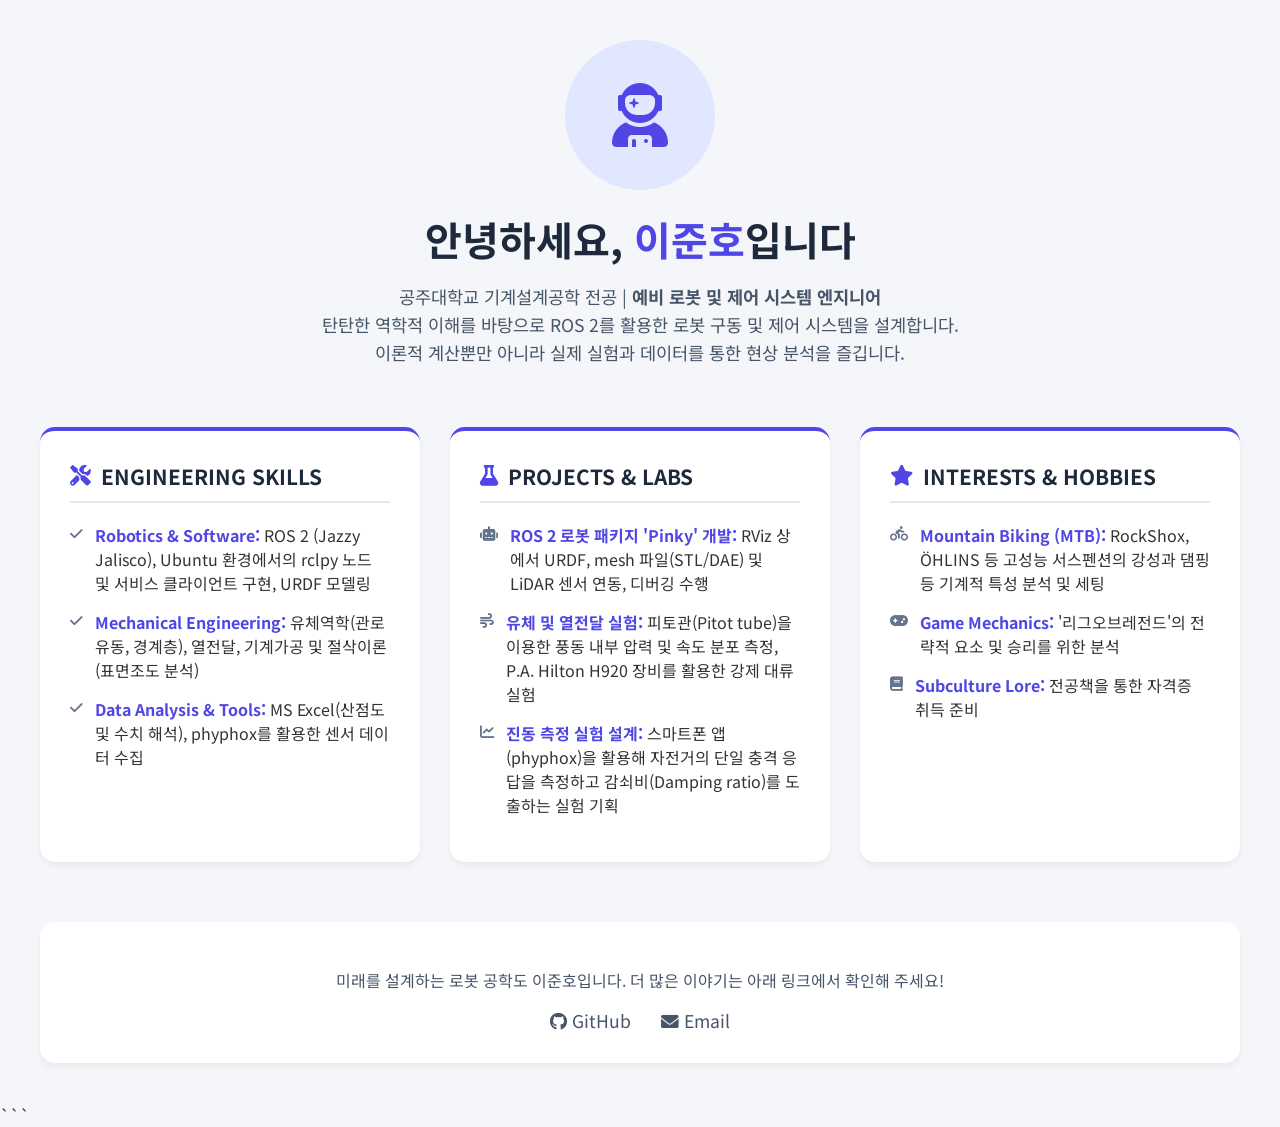
<file: index.html>
<!DOCTYPE html>
<html lang="ko">
<head>
    <meta charset="UTF-8">
    <meta name="viewport" content="width=device-width, initial-scale=1.0">
    <title>이준호 - 로봇 및 제어 시스템 엔지니어 포트폴리오</title>
    <link rel="stylesheet" href="https://cdnjs.cloudflare.com/ajax/libs/font-awesome/6.0.0/css/all.min.css">
    <link href="https://fonts.googleapis.com/css2?family=Noto+Sans+KR:wght@400;700&display=swap" rel="stylesheet">
    <style>
        /* 기본 스타일 및 글꼴 설정 */
        body {
            font-family: 'Noto Sans KR', sans-serif;
            background-color: #f4f6f9;
            color: #333;
            margin: 0;
            padding: 0;
        }

        /* 메인 컨테이너 */
        .container {
            max-width: 1200px;
            margin: 0 auto;
            padding: 40px 20px;
        }

        /* 헤더 섹션 */
        header {
            text-align: center;
            margin-bottom: 60px;
        }

        .profile-pic {
            width: 150px;
            height: 150px;
            border-radius: 50%;
            background-color: #e0e7ff;
            margin: 0 auto 20px;
            display: flex;
            align-items: center;
            justify-content: center;
            font-size: 4em;
            color: #4f46e5;
        }

        header h1 {
            font-size: 2.5em;
            margin: 0;
            color: #1e293b;
        }

        header h1 span {
            color: #4f46e5; /* 포인트 컬러 (인디고) */
        }

        header p {
            font-size: 1.1em;
            color: #475569;
            line-height: 1.6;
            margin-top: 15px;
        }

        /* 카드 섹션 */
        .card-container {
            display: grid;
            grid-template-columns: repeat(auto-fit, minmax(320px, 1fr));
            gap: 30px;
            margin-bottom: 60px;
        }

        .card {
            background-color: #ffffff;
            border-radius: 15px;
            box-shadow: 0 4px 6px rgba(0,0,0,0.05);
            padding: 30px;
            border-top: 4px solid #4f46e5;
            transition: transform 0.2s, box-shadow 0.2s;
        }

        .card:hover {
            transform: translateY(-5px);
            box-shadow: 0 10px 15px rgba(0,0,0,0.1);
        }

        .card h2 {
            font-size: 1.3em;
            color: #1e293b;
            border-bottom: 2px solid #e2e8f0;
            padding-bottom: 10px;
            margin-top: 0;
            display: flex;
            align-items: center;
        }

        .card h2 i {
            margin-right: 10px;
            color: #4f46e5;
        }

        /* 리스트 스타일 */
        .card ul {
            list-style: none;
            padding: 0;
            margin: 20px 0 0;
        }

        .card ul li {
            margin-bottom: 15px;
            display: flex;
            align-items: flex-start;
            line-height: 1.5;
        }

        .card ul li i {
            margin-top: 4px;
            margin-right: 12px;
            color: #64748b;
            font-size: 0.9em;
        }

        .highlight {
            font-weight: bold;
            color: #4f46e5;
        }

        /* 푸터/연락처 섹션 */
        footer {
            background-color: #ffffff;
            padding: 30px 20px;
            border-radius: 15px;
            box-shadow: 0 4px 6px rgba(0,0,0,0.05);
            text-align: center;
            color: #475569;
        }

        .contact-info {
            display: flex;
            justify-content: center;
            gap: 30px;
            margin-top: 15px;
        }

        .contact-item {
            color: #475569;
            text-decoration: none;
            font-size: 1.1em;
            transition: color 0.2s;
        }

        .contact-item:hover {
            color: #4f46e5;
        }
    </style>
</head>
<body>

<div class="container">
    <header>
        <div class="profile-pic">
            <i class="fas fa-user-astronaut"></i>
        </div>
        <h1>안녕하세요, <span>이준호</span>입니다</h1>
        <p>
            공주대학교 기계설계공학 전공 | <strong>예비 로봇 및 제어 시스템 엔지니어</strong><br>
            탄탄한 역학적 이해를 바탕으로 ROS 2를 활용한 로봇 구동 및 제어 시스템을 설계합니다.<br>
            이론적 계산뿐만 아니라 실제 실험과 데이터를 통한 현상 분석을 즐깁니다.
        </p>
    </header>

    <div class="card-container">
        <div class="card">
            <h2><i class="fas fa-tools"></i> ENGINEERING SKILLS</h2>
            <ul>
                <li><i class="fas fa-check"></i><div><span class="highlight">Robotics & Software:</span> ROS 2 (Jazzy Jalisco), Ubuntu 환경에서의 rclpy 노드 및 서비스 클라이언트 구현, URDF 모델링</div></li>
                <li><i class="fas fa-check"></i><div><span class="highlight">Mechanical Engineering:</span> 유체역학(관로유동, 경계층), 열전달, 기계가공 및 절삭이론(표면조도 분석)</div></li>
                <li><i class="fas fa-check"></i><div><span class="highlight">Data Analysis & Tools:</span> MS Excel(산점도 및 수치 해석), phyphox를 활용한 센서 데이터 수집</div></li>
            </ul>
        </div>

        <div class="card">
            <h2><i class="fas fa-flask"></i> PROJECTS & LABS</h2>
            <ul>
                <li><i class="fas fa-robot"></i><div><span class="highlight">ROS 2 로봇 패키지 'Pinky' 개발:</span> RViz 상에서 URDF, mesh 파일(STL/DAE) 및 LiDAR 센서 연동, 디버깅 수행</div></li>
                <li><i class="fas fa-wind"></i><div><span class="highlight">유체 및 열전달 실험:</span> 피토관(Pitot tube)을 이용한 풍동 내부 압력 및 속도 분포 측정, P.A. Hilton H920 장비를 활용한 강제 대류 실험</div></li>
                <li><i class="fas fa-chart-line"></i><div><span class="highlight">진동 측정 실험 설계:</span> 스마트폰 앱(phyphox)을 활용해 자전거의 단일 충격 응답을 측정하고 감쇠비(Damping ratio)를 도출하는 실험 기획</div></li>
            </ul>
        </div>

        <div class="card">
            <h2><i class="fas fa-star"></i> INTERESTS & HOBBIES</h2>
            <ul>
                <li><i class="fas fa-biking"></i><div><span class="highlight">Mountain Biking (MTB):</span> RockShox, ÖHLINS 등 고성능 서스펜션의 강성과 댐핑 등 기계적 특성 분석 및 세팅</div></li>
                <li><i class="fas fa-gamepad"></i><div><span class="highlight">Game Mechanics:</span> '리그오브레전드'의 전략적 요소 및 승리를 위한 분석</div></li>
                <li><i class="fas fa-book"></i><div><span class="highlight">Subculture Lore:</span> 전공책을 통한 자격증 취득 준비</div></li>
            </ul>
        </div>
    </div>

    <footer>
        <p>미래를 설계하는 로봇 공학도 이준호입니다. 더 많은 이야기는 아래 링크에서 확인해 주세요!</p>
        <div class="contact-info">
            <a href="https://github.com/joonho2910-hue" class="contact-item" target="_blank"><i class="fab fa-github"></i> GitHub</a>
            <a href="mailto:joonho2910@gmail.com" class="contact-item"><i class="fas fa-envelope"></i> Email</a>
        </div>
    </footer>
</div>

</body>
</html>

```
</file>
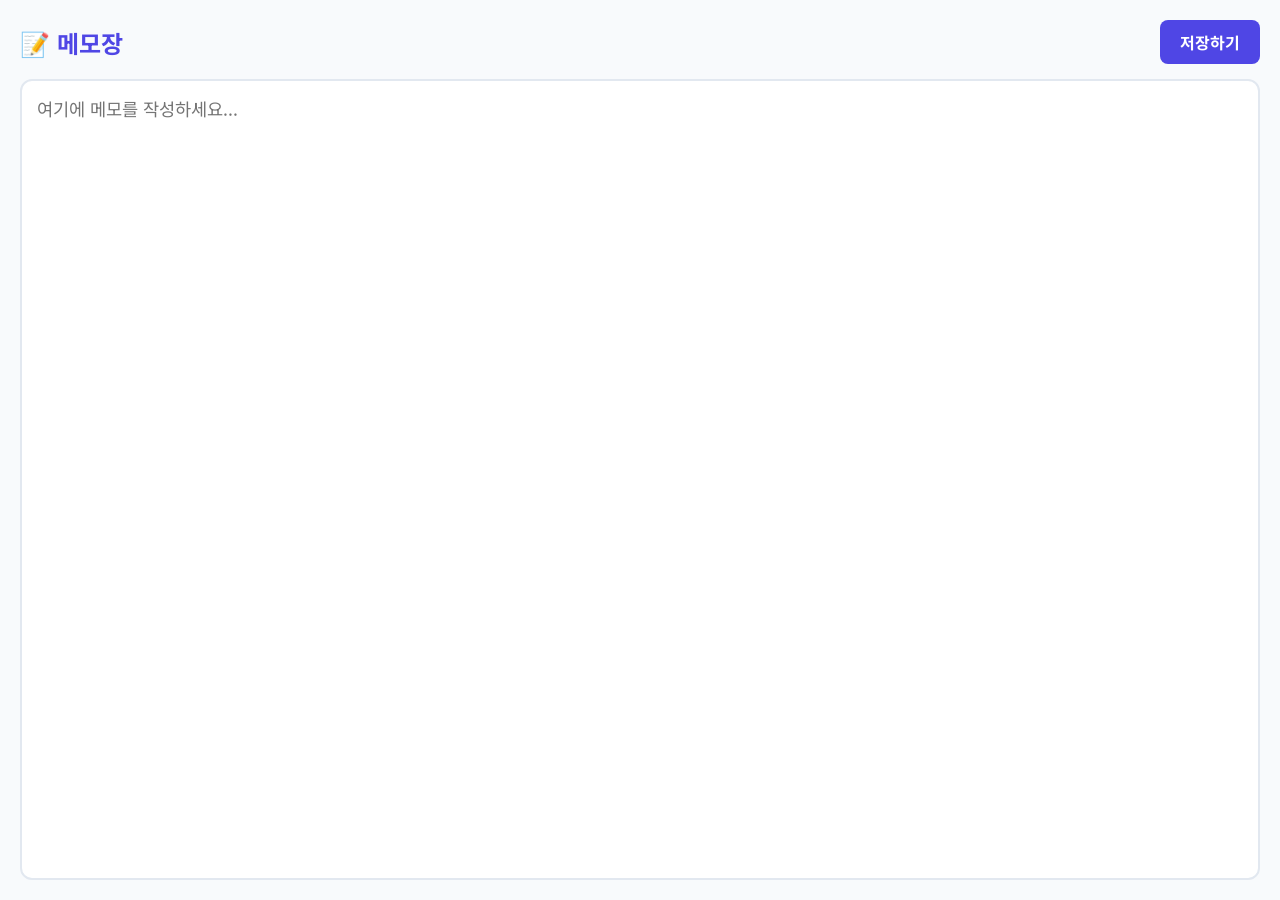
<file: python/text.html>
<!DOCTYPE html>
<html lang="ko">
<head>
    <meta charset="UTF-8">
    <meta name="viewport" content="width=device-width, initial-scale=1.0">
    <title>심플 메모장</title>
    <link href="https://fonts.googleapis.com/css2?family=Noto+Sans+KR:wght@400;700&display=swap" rel="stylesheet">
    
    <style>
        /* CSS: 화면 디자인 (스타일) */
        body {
            font-family: 'Noto Sans KR', sans-serif;
            background-color: #f8fafc; /* 부드러운 배경색 */
            color: #334155;
            margin: 0;
            padding: 20px;
            display: flex;
            flex-direction: column;
            height: 100vh; /* 화면 전체 높이 사용 */
            box-sizing: border-box;
        }

        .header {
            display: flex;
            justify-content: space-between;
            align-items: center;
            margin-bottom: 15px;
        }

        h1 {
            margin: 0;
            font-size: 1.5em;
            color: #4f46e5;
        }

        .action-area {
            display: flex;
            align-items: center;
            gap: 15px;
        }

        /* 저장 성공 메시지 디자인 */
        #status-msg {
            color: #10b981;
            font-weight: bold;
            opacity: 0; /* 처음에는 투명하게 숨김 */
            transition: opacity 0.3s ease;
        }

        button {
            background-color: #4f46e5;
            color: white;
            border: none;
            padding: 10px 20px;
            border-radius: 8px;
            font-size: 1em;
            font-weight: bold;
            cursor: pointer;
            transition: background-color 0.2s;
            font-family: inherit;
        }

        button:hover {
            background-color: #4338ca; /* 마우스 올리면 약간 어두워짐 */
        }

        textarea {
            flex-grow: 1; /* 남은 화면 공간을 텍스트 상자가 꽉 채움 */
            width: 100%;
            padding: 15px;
            border: 2px solid #e2e8f0;
            border-radius: 12px;
            font-size: 1.1em;
            font-family: inherit;
            resize: none; /* 사용자 임의 크기 조절 방지 */
            box-sizing: border-box;
            outline: none;
            transition: border-color 0.2s, box-shadow 0.2s;
        }

        textarea:focus {
            border-color: #4f46e5; /* 타이핑 중일 때 테두리 색상 변경 */
            box-shadow: 0 0 0 3px rgba(79, 70, 229, 0.1);
        }
    </style>
</head>
<body>

    <div class="header">
        <h1>📝 메모장</h1>
        <div class="action-area">
            <span id="status-msg">저장 완료!</span>
            <button onclick="saveMemo()">저장하기</button>
        </div>
    </div>
    
    <textarea id="memo-input" placeholder="여기에 메모를 작성하세요..."></textarea>

    <script>
        /* JavaScript: 파이썬 코드와 통신하는 기능 */
        
        const memoInput = document.getElementById('memo-input');
        const statusMsg = document.getElementById('status-msg');

        // 핵심 1: pywebview가 파이썬과 연결될 때까지 기다림
        window.addEventListener('pywebviewready', function() {
            
            // 핵심 2: 앱이 켜지자마자 파이썬의 load_note() 함수를 호출하여 메모를 불러옴
            window.pywebview.api.load_note().then(function(response) {
                // 파이썬이 보내준 딕셔너리에서 "text" 값을 꺼내서 텍스트 상자에 넣음
                if (response && response.text) {
                    memoInput.value = response.text;
                }
            }).catch(function(error) {
                console.error("메모 불러오기 실패:", error);
            });
            
        });

        // 저장 버튼을 눌렀을 때 실행되는 함수
        function saveMemo() {
            // 텍스트 상자에 적힌 글자를 가져옴
            const currentText = memoInput.value;
            
            // 핵심 3: 파이썬의 save_note() 함수로 글자를 보냄
            window.pywebview.api.save_note(currentText).then(function(response) {
                console.log("저장 상태:", response.status); // 콘솔창에 확인용 출력
                
                // '저장 완료!' 메시지를 나타나게 하고 2초 뒤에 다시 숨김
                statusMsg.style.opacity = 1;
                setTimeout(function() {
                    statusMsg.style.opacity = 0;
                }, 2000);
                
            }).catch(function(error) {
                alert("저장하는 중 문제가 발생했습니다.");
                console.error(error);
            });
        }
    </script>

</body>
</html>
</file>
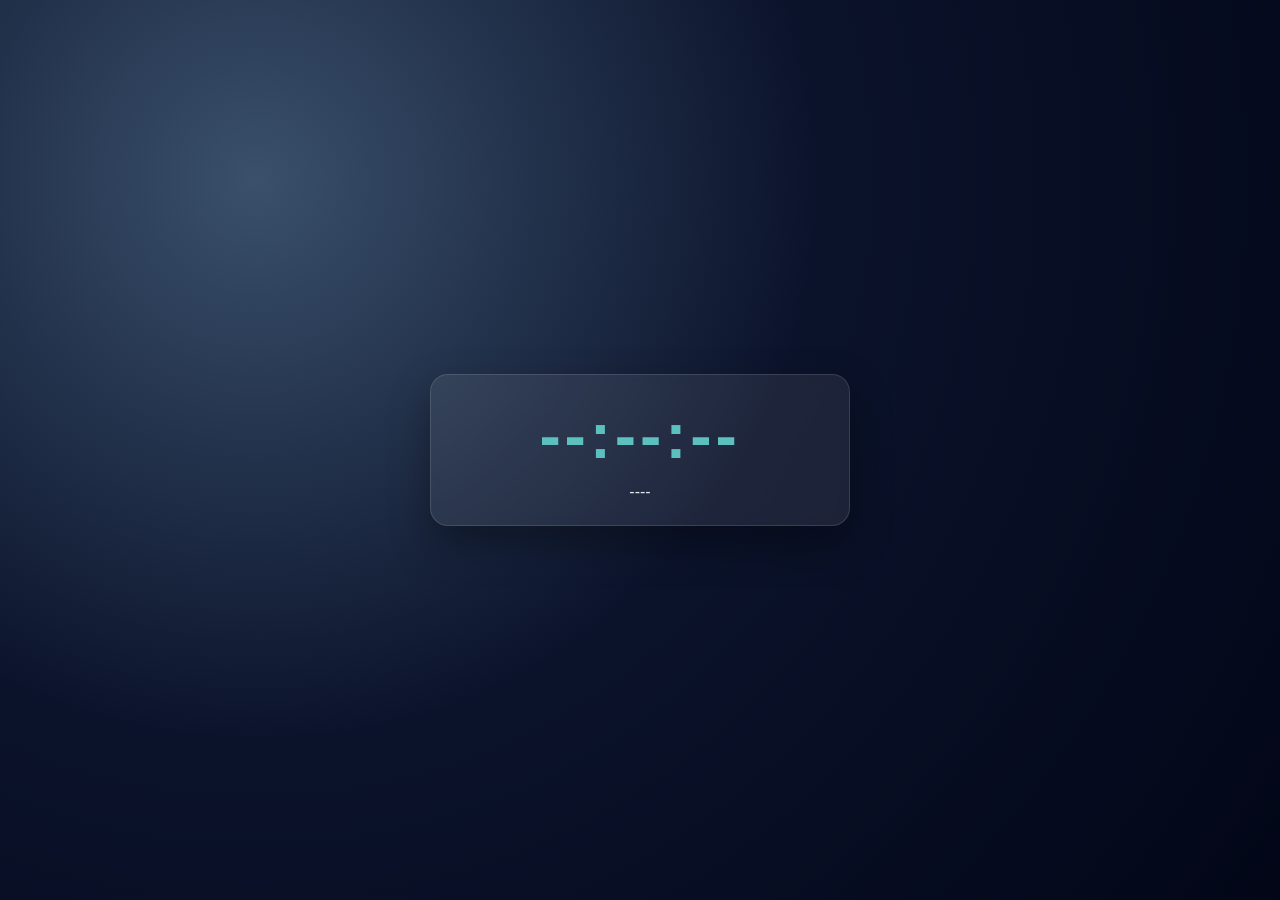
<file: uv_test/time/text.html>
<!doctype html>
<html lang="ko">

<head>
    <meta charset="utf-8" />
    <meta name="viewport" content="width=device-width, initial-scale=1" />
    <title>Desk Clock</title>
    <link rel="stylesheet" href="style.css" />
</head>

<body>
    <main class="clock">
        <div id="time" class="time">--:--:--</div>
        <div id="date" class="date">----</div>
    </main>
    <script src="script.js"></script>
</body>

</html>
</file>
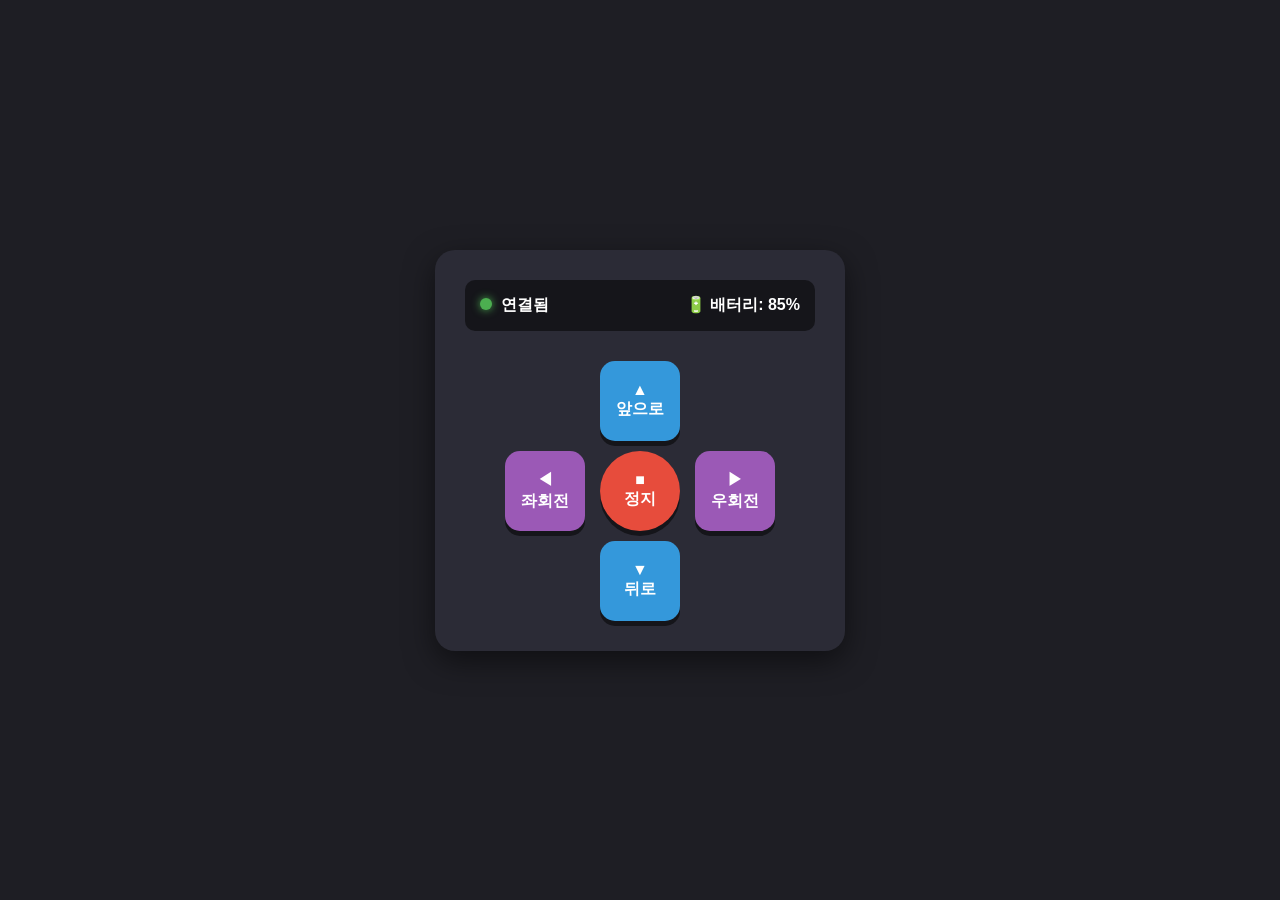
<file: uv_test/autocar/front/text.html>
<!DOCTYPE html>
<html lang="ko">
<head>
    <meta charset="UTF-8">
    <meta name="viewport" content="width=device-width, initial-scale=1.0">
    <title>AutoCar 리모컨</title>
    <link rel="stylesheet" href="style.css">
</head>
<body>
    <div class="controller-container">
        <div class="status-bar">
            <div class="status-item" id="connection-status">
                <span class="dot green"></span> 연결됨
            </div>
            <div class="status-item" id="battery-status">
                🔋 배터리: 85%
            </div>
        </div>

        <div class="d-pad">
            <div class="row">
                <button class="btn btn-move" id="btn-forward">▲<br>앞으로</button>
            </div>
            <div class="row middle-row">
                <button class="btn btn-turn" id="btn-left">◀<br>좌회전</button>
                <button class="btn btn-stop" id="btn-stop">■<br>정지</button>
                <button class="btn btn-turn" id="btn-right">▶<br>우회전</button>
            </div>
            <div class="row">
                <button class="btn btn-move" id="btn-backward">▼<br>뒤로</button>
            </div>
        </div>
    </div>

    <script src="script.js"></script>
</body>
</html>
</file>
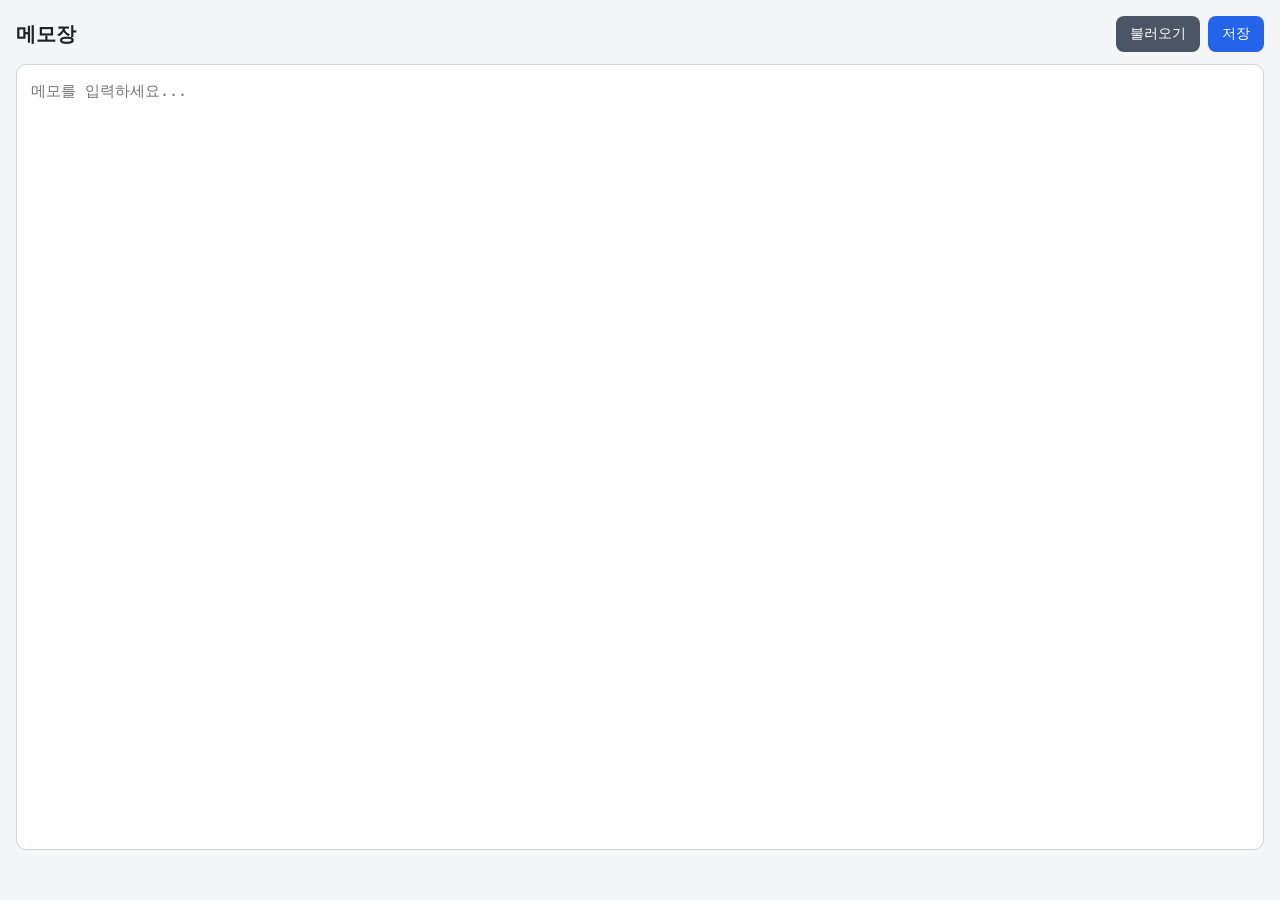
<file: uv_test/note/front/text.html>
<!DOCTYPE html>
<html lang="ko">

<head>
    <meta charset="UTF-8" />
    <meta name="viewport" content="width=device-width, initial-scale=1.0" />
    <title>Simple Text Memo</title>
    <link rel="stylesheet" href="style.css" />
</head>

<body>
    <div class="app">
        <header>
            <h1>메모장</h1>

            <div class="buttons">
                <button class="secondary" id="loadBtn">불러오기</button>
                <button id="saveBtn">저장</button>
            </div>
        </header>

        <textarea id="memo" placeholder="메모를 입력하세요..."></textarea>

        <div id="status" class="status"></div>
    </div>

    <script src="script.js"></script>
</body>

</html>
</file>
<file: uv_test/time/style.css>
:root {
    --bg1: #0b132b;
    --bg2: #1c2541;
    --panel: rgba(255, 255, 255, 0.08);
    --text: #f8fafc;
    --accent: #5bc0be;
}

* {
    box-sizing: border-box;
}

body {
    margin: 0;
    min-height: 100vh;
    display: grid;
    place-items: center;
    color: var(--text);
    font-family: "Segoe UI", "Malgun Gothic", sans-serif;
    background: radial-gradient(circle at 20% 20%, #3a506b 0%, var(--bg1) 45%, #020617 100%);
}

.clock {
    background: var(--panel);
    border: 1px solid rgba(255, 255, 255, 0.12);
    border-radius: 18px;
    backdrop-filter: blur(6px);
    padding: 24px 28px;
    text-align: center;
    width: min(92vw, 420px);
    box-shadow: 0 18px 40px rgba(0, 0, 0, 0.35);
}

.time {
    font-size: clamp(2.4rem, 9vw, 4rem);
    font-weight: 700;
    letter-spacing: 0.06em;
    color: var(--accent);
    font-variant-numeric: tabular-nums;
}

.date {
    margin-top: 10px;
    opacity: 0.9;
    font-size: 1rem;
}
</file>
<file: uv_test/autocar/front/style.css>
/* 전체 배경 설정 */
body {
    background-color: #1e1e24;
    color: white;
    font-family: 'Segoe UI', Tahoma, Geneva, Verdana, sans-serif;
    display: flex;
    justify-content: center;
    align-items: center;
    height: 100vh;
    margin: 0;
    user-select: none; /* 드래그 방지 */
}

/* 리모컨 전체 틀 */
.controller-container {
    background-color: #2b2b36;
    padding: 30px;
    border-radius: 20px;
    box-shadow: 0 10px 30px rgba(0, 0, 0, 0.5);
    width: 350px;
}

/* 상단 상태창 */
.status-bar {
    display: flex;
    justify-content: space-between;
    background-color: #15151a;
    padding: 15px;
    border-radius: 10px;
    margin-bottom: 30px;
    font-weight: bold;
}

/* 접속 상태 초록색 불빛 */
.dot {
    height: 12px;
    width: 12px;
    background-color: #4CAF50;
    border-radius: 50%;
    display: inline-block;
    margin-right: 5px;
    box-shadow: 0 0 8px #4CAF50;
}

/* 조종 버튼 영역 */
.d-pad {
    display: flex;
    flex-direction: column;
    align-items: center;
    gap: 10px;
}

.middle-row {
    display: flex;
    gap: 15px;
}

/* 버튼 공통 스타일 */
.btn {
    width: 80px;
    height: 80px;
    border: none;
    border-radius: 15px;
    font-size: 16px;
    font-weight: bold;
    cursor: pointer;
    transition: all 0.1s;
    box-shadow: 0 5px #15151a;
}

/* 버튼이 눌렸을 때 효과 */
.btn:active {
    transform: translateY(5px);
    box-shadow: 0 0px #15151a;
}

/* 버튼 색상 */
.btn-move { background-color: #3498db; color: white; }
.btn-turn { background-color: #9b59b6; color: white; }
.btn-stop { background-color: #e74c3c; color: white; border-radius: 50%; }
</file>
<file: uv_test/note/front/style.css>
* {
    box-sizing: border-box;
}

body {
    margin: 0;
    font-family: -apple-system, BlinkMacSystemFont, "Segoe UI", sans-serif;
    background: #f4f5f7;
    color: #222;
}

.app {
    width: 100%;
    height: 100vh;
    display: flex;
    flex-direction: column;
    padding: 16px;
    gap: 12px;
}

header {
    display: flex;
    align-items: center;
    justify-content: space-between;
    gap: 12px;
}

h1 {
    margin: 0;
    font-size: 20px;
    font-weight: 700;
}

.buttons {
    display: flex;
    gap: 8px;
}

button {
    border: none;
    border-radius: 8px;
    padding: 9px 14px;
    font-size: 14px;
    cursor: pointer;
    background: #2563eb;
    color: white;
}

button.secondary {
    background: #4b5563;
}

button:hover {
    opacity: 0.9;
}

textarea {
    flex: 1;
    width: 100%;
    resize: none;
    border: 1px solid #d1d5db;
    border-radius: 10px;
    padding: 14px;
    font-size: 15px;
    line-height: 1.6;
    outline: none;
    background: white;
}

textarea:focus {
    border-color: #2563eb;
    box-shadow: 0 0 0 3px rgba(37, 99, 235, 0.15);
}

.status {
    min-height: 22px;
    font-size: 13px;
    color: #555;
}

.status.success {
    color: #15803d;
}

.status.error {
    color: #dc2626;
}
</file>
